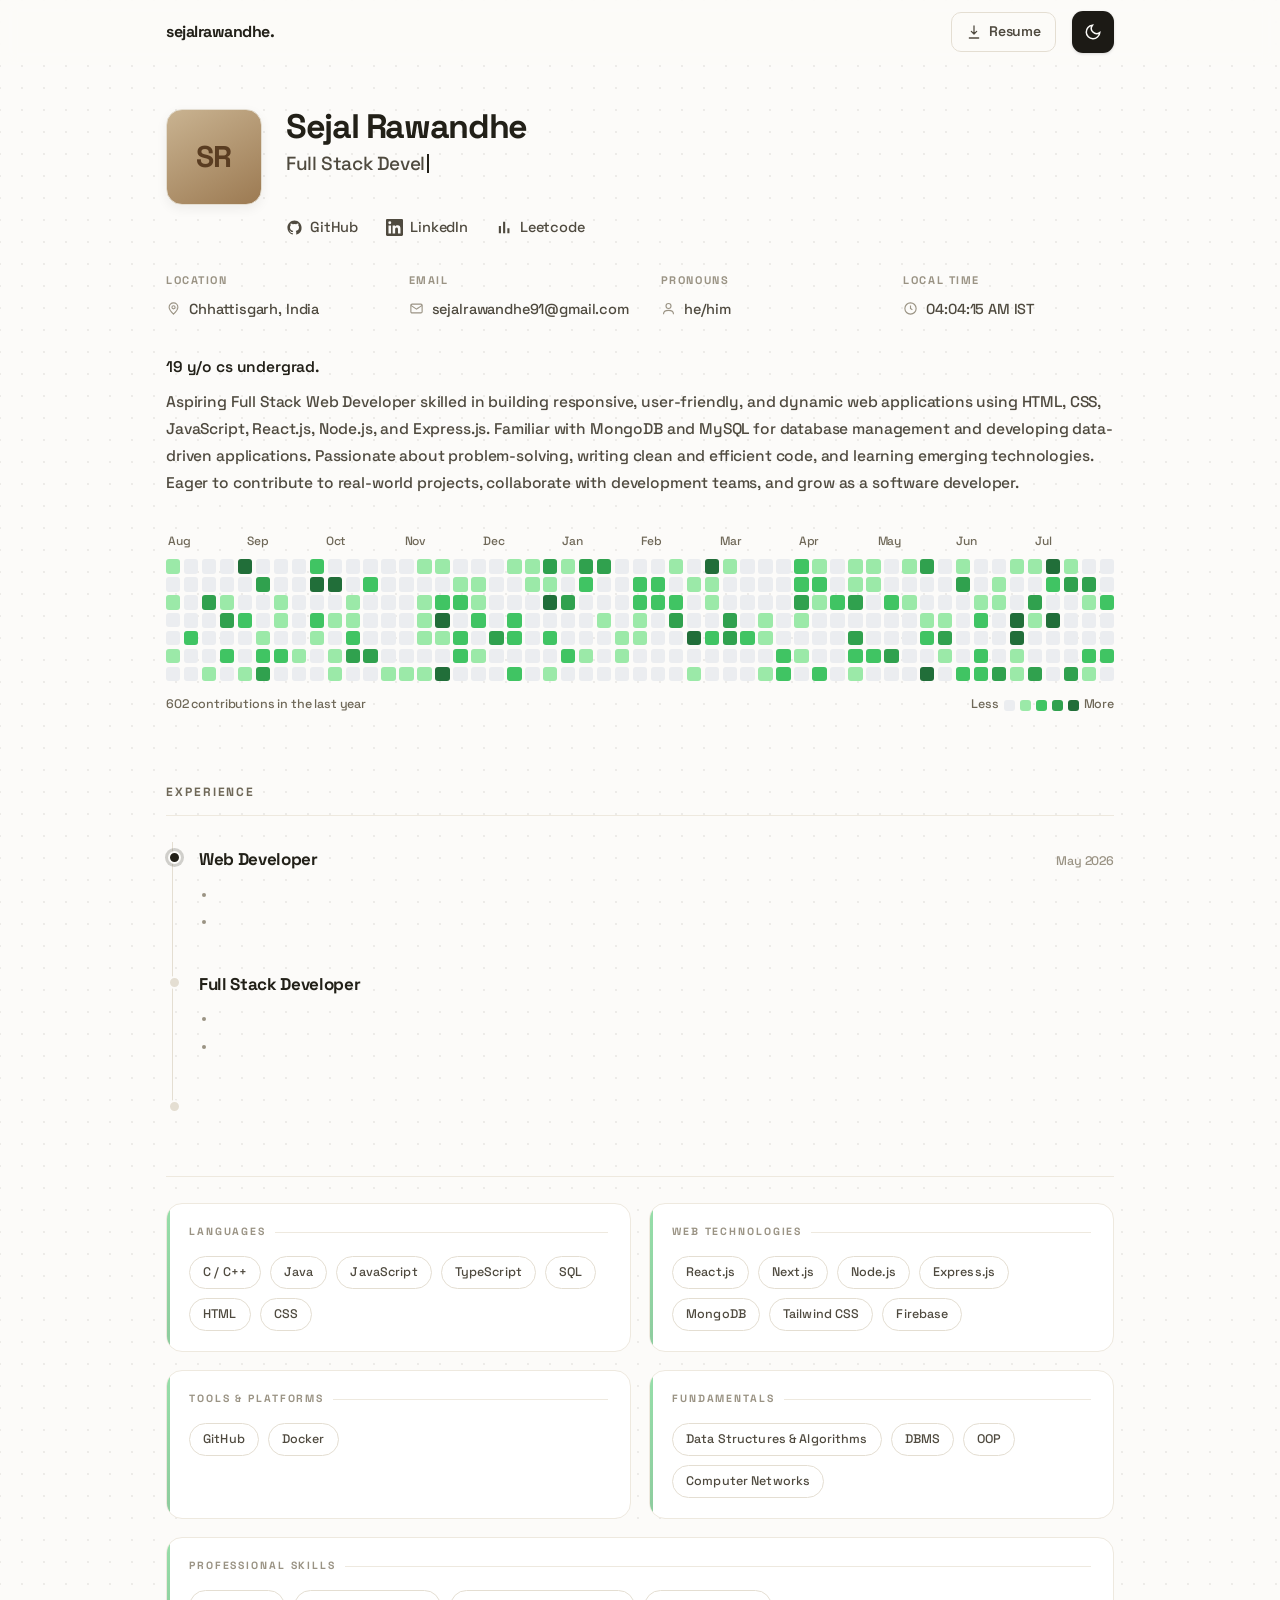
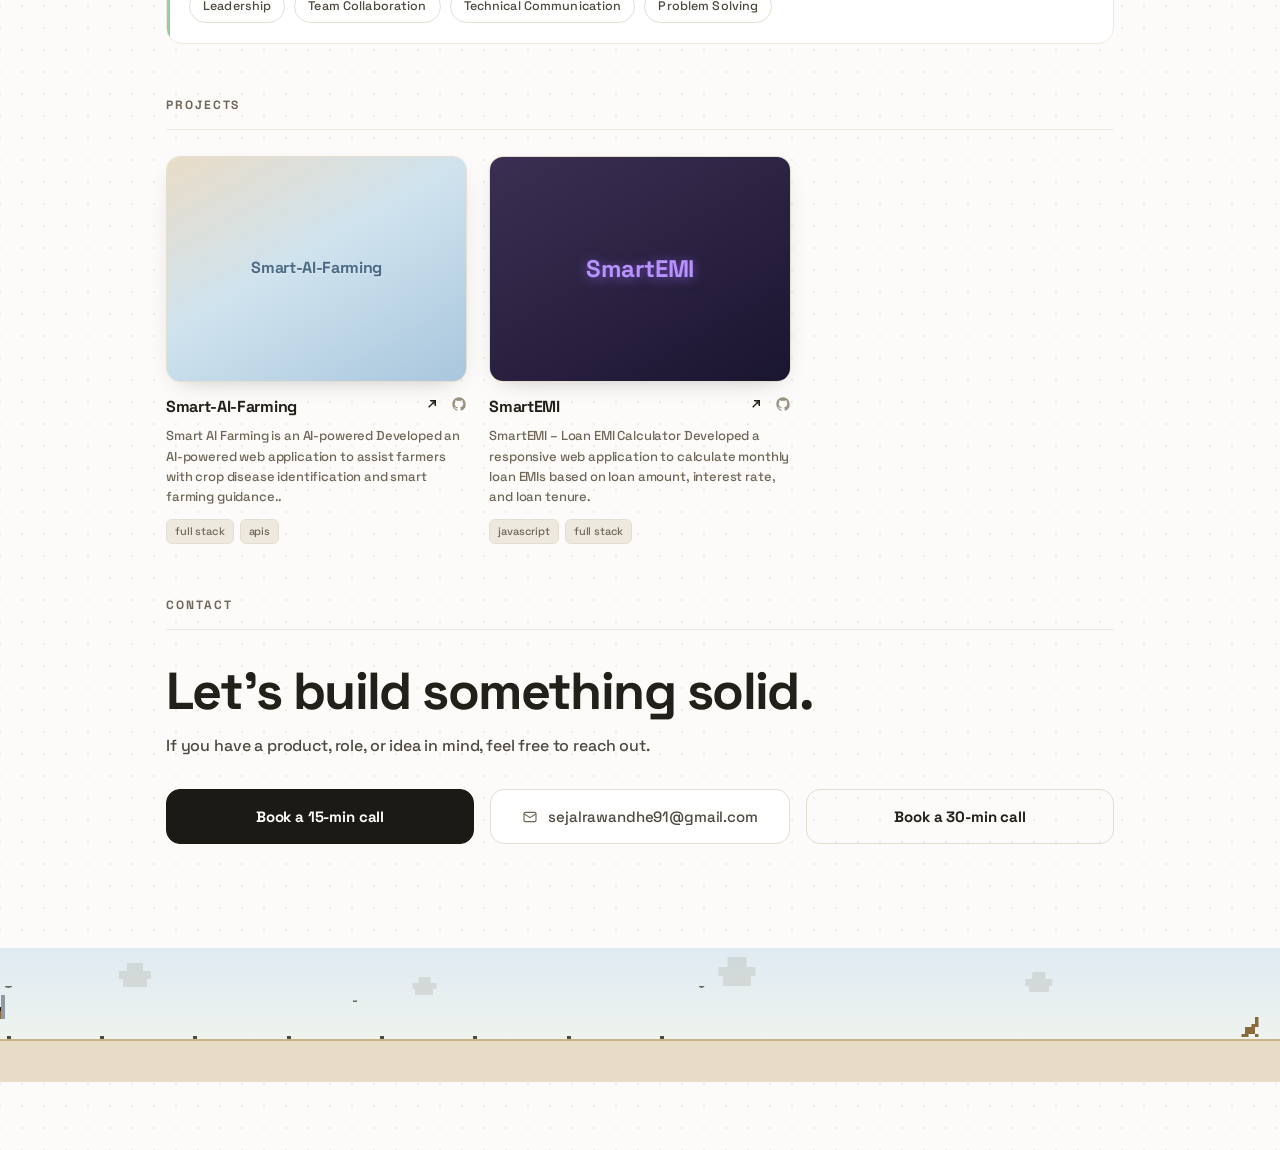
<file: developer-portfolio/index.html>
<!DOCTYPE html>
<html lang="en">

<head>
  <meta charset="UTF-8">
  <meta name="viewport" content="width=device-width, initial-scale=1.0">
  <meta name="theme-color" content="#fcfbf9">

  <!-- SEO & Social Meta Tags -->
  <title>Sejal Rawandhe — Full-Stack Web-Developer</title>
  <meta name="description" content="Portfolio of Full-Stack Developer building modern, high-performance web applications and AI tools.">
  <meta name="keywords" content="Full-Stack Developer, React, Next.js, Node.js, TypeScript, Portfolio, Web Developer">

  <!-- Open Graph -->
  <meta property="og:type" content="website">
  <meta property="og:title" content="Sejal Rawandhe — Full-Stack Web-Developer">
  <meta property="og:description" content="Full-stack developer building AI-powered web apps and robust systems.">

  <!-- Google Fonts: Space Grotesk -->
  <link rel="preconnect" href="https://fonts.googleapis.com">
  <link rel="preconnect" href="https://fonts.gstatic.com" crossorigin>
  <link href="https://fonts.googleapis.com/css2?family=Space+Grotesk:wght@400;500;600;700;800&display=swap" rel="stylesheet">

  <link rel="stylesheet" href="style.css">
</head>

<body>

  <!-- ================= NAVIGATION ================= -->
  <nav>
    <div class="wrap">
      <div class="nleft">
        <a href="#top" class="logo" id="brandLogo">Sejal Rawandhe</a>
      </div>
      <div class="nright">
        <a href="resume.html" class="resume-btn" id="resumeLink" download aria-label="Download resume">
          <svg viewBox="0 0 24 24">
            <path d="M12 3v12m0 0l-4-4m4 4l4-4M5 21h14" />
          </svg>
          Resume
        </a>
        <button class="tbtn" id="themeToggle" aria-label="Toggle light/dark theme">
          <!-- Moon Icon for Light Mode -->
          <svg class="moon" viewBox="0 0 24 24">
            <path d="M21 12.79A9 9 0 1 1 11.21 3 7 7 0 0 0 21 12.79z" />
          </svg>
          <!-- Sun Icon for Dark Mode -->
          <svg class="sun" viewBox="0 0 24 24">
            <circle cx="12" cy="12" r="4.5" />
            <path d="M12 2v2M12 20v2M4.9 4.9l1.4 1.4M17.7 17.7l1.4 1.4M2 12h2M20 12h2M4.9 19.1l1.4-1.4M17.7 6.3l1.4-1.4" />
          </svg>
        </button>
      </div>
    </div>
  </nav>

  <!-- ================= HERO / HEADER ================= -->
  <header id="top">
    <div class="wrap">
      <div class="hid rv">
        <div class="avatar" id="userAvatar">SR</div>
        <div class="hname">
          <h1 id="userName">Sejal Rawandhe</h1>
          <div class="hrole">
            <span id="roleText"></span><span class="caret"></span>
          </div>

          <!-- Social Links -->
          <div class="socials rv" id="socialLinks">
            <a href="https://github.com/sejalrawandhe91-lgtm" class="soc" target="_blank" rel="noopener">
              <svg viewBox="0 0 24 24">
                <path d="M12 2C6.48 2 2 6.58 2 12.25c0 4.53 2.87 8.37 6.84 9.73.5.1.68-.22.68-.49 0-.24-.01-.87-.01-1.71-2.78.62-3.37-1.37-3.37-1.37-.45-1.18-1.11-1.49-1.11-1.49-.91-.64.07-.62.07-.62 1 .07 1.53 1.06 1.53 1.06.89 1.56 2.34 1.11 2.91.85.09-.66.35-1.11.63-1.37-2.22-.26-4.55-1.14-4.55-5.06 0-1.12.39-2.03 1.03-2.75-.1-.26-.45-1.3.1-2.71 0 0 .84-.28 2.75 1.05a9.36 9.36 0 0 1 5 0c1.91-1.33 2.75-1.05 2.75-1.05.55 1.41.2 2.45.1 2.71.64.72 1.03 1.63 1.03 2.75 0 3.93-2.34 4.79-4.57 5.05.36.32.68.94.68 1.9 0 1.37-.01 2.47-.01 2.81 0 .27.18.6.69.49A10.01 10.01 0 0 0 22 12.25C22 6.58 17.52 2 12 2z" />
              </svg>GitHub
            </a>






            <a href="www.linkedin.com/in/sejal-rawandhe-731921328" class="soc" target="_blank" rel="noopener">
              <svg viewBox="0 0 24 24">
                <path d="M20.45 20.45h-3.56v-5.57c0-1.33-.02-3.04-1.85-3.04-1.85 0-2.13 1.45-2.13 2.94v5.67H9.35V9h3.41v1.56h.05c.48-.9 1.63-1.85 3.36-1.85 3.6 0 4.27 2.37 4.27 5.45v6.29zM5.34 7.43a2.07 2.07 0 1 1 0-4.14 2.07 2.07 0 0 1 0 4.14zM7.12 20.45H3.55V9h3.57v11.45zM22.22 0H1.77C.79 0 0 .77 0 1.72v20.56C0 23.23.79 24 1.77 24h20.45c.98 0 1.78-.77 1.78-1.72V1.72C24 .77 23.2 0 22.22 0z" />
              </svg>LinkedIn
            </a>





            <a href="https://leetcode.com/u/Sejal_rawandhe/" class="soc" target="_blank" rel="noopener">
              <svg viewBox="0 0 24 24">
                <path d="M4 20V10h3v10H4zm6 0V4h3v16h-3zm6 0v-7h3v7h-3z" />
              </svg>Leetcode
            </a>
          </div>
        </div>
      </div>

      <!-- Quick Info Grid (Location, Email, Pronouns, Local Time) -->
      <div class="infogrid rv">
        <div class="info">
          <div class="lbl">LOCATION</div>
          <div class="val">
            <svg viewBox="0 0 24 24">
              <path d="M12 21s-7-6.5-7-11a7 7 0 0 1 14 0c0 4.5-7 11-7 11z" />
              <circle cx="12" cy="10" r="2.5" />
            </svg>
            <span id="infoLocation">Chhattisgarh, India</span>
          </div>
        </div>

        <div class="info">
          <div class="lbl">EMAIL</div>
          <div class="val">
            <svg viewBox="0 0 24 24">
              <rect x="3" y="5" width="18" height="14" rx="2" />
              <path d="M3 7l9 6 9-6" />
            </svg>
            <span id="infoEmail">sejalrawandhe91@gmail.com</span>
          </div>
        </div>

        <div class="info">
          <div class="lbl">PRONOUNS</div>
          <div class="val">
            <svg viewBox="0 0 24 24">
              <circle cx="12" cy="8" r="4" />
              <path d="M4 21c0-4 4-6 8-6s8 2 8 6" />
            </svg>
            <span id="infoPronouns">she/her</span>
          </div>
        </div>

        <div class="info">
          <div class="lbl">LOCAL TIME</div>
          <div class="val">
            <svg viewBox="0 0 24 24">
              <circle cx="12" cy="12" r="9" />
              <path d="M12 7v5l3 2" />
            </svg>
            <span id="localTime">--:--:-- PM IST</span>
          </div>
        </div>
      </div>

      <!-- Bio Paragraph -->
      <div class="bio rv" id="userBio">
        <div class="l1" id="bioHeadline">19 y/o cs undergrad.</div>
        <p id="bioDescription">
          

        Aspiring Full Stack Web Developer skilled in building responsive, user-friendly, and dynamic web applications using HTML, CSS, JavaScript, React.js, Node.js, and Express.js. Familiar with MongoDB and MySQL for database management and developing data-driven applications. Passionate about problem-solving, writing clean and efficient code, and learning emerging technologies. Eager to contribute to real-world projects, collaborate with development teams, and grow as a software developer.
        </p>
      </div>

      <!-- GitHub Contribution Heatmap -->
      <div class="heat rv">
        <div class="months">
          <span>Aug</span><span>Sep</span><span>Oct</span><span>Nov</span><span>Dec</span><span>Jan</span>
          <span>Feb</span><span>Mar</span><span>Apr</span><span>May</span><span>Jun</span><span>Jul</span>
        </div>
        <div class="grid" id="heatGrid"></div>
        <div class="foot">
          <span id="contribCount">Loading contributions…</span>
          <span class="legend">
            Less
            <span class="cell" style="background:var(--hm-0)"></span>
            <span class="cell" style="background:var(--hm-1)"></span>
            <span class="cell" style="background:var(--hm-2)"></span>
            <span class="cell" style="background:var(--hm-3)"></span>
            <span class="cell" style="background:var(--hm-4)"></span>
            More
          </span>
        </div>
      </div>
    </div>
  </header>

  <!-- ================= EXPERIENCE ================= -->
  <section id="experience">
    <div class="wrap">
      <div class="sechead rv">
        <span class="sectitle">EXPERIENCE</span>
      </div>
      <div class="xplist">

        <div class="xp now rv">
          <div class="xphead">
            <h4>Web Developer</h4>
            <span class="date">May 2026</span>
          </div>
          <div class="co"></div>
          <ul>
            <li></li>
            <li></li>
          </ul>
        </div>

        <div class="xp rv">
          <div class="xphead">
            <h4>Full Stack Developer</h4>
            <span class="date"></span>
          </div>
          <div class="co"></div>
          <ul>
            <li></li>
            <li></li>
            
          </ul>
        </div>

        <div class="xp rv">
          <div class="xphead">
            <h4></h4>
            <span class="date"></span>
          </div>
          <div class="co"> 
          <ul>
            
          </ul>
        </div>

      </div>
    </div>
  </section>

  <!-- ================= TECH STACK ================= -->
  <section id="techstack">
    <div class="wrap">
      <div class="sechead rv">
        <span class="sectitle"></span>
      </div>
      <div class="stack">

        <div class="stackrow rv">
          <div class="slbl">LANGUAGES</div>
          <div class="pills">
            <span class="pill">C / C++</span>
            <span class="pill">Java</span>
            <span class="pill">JavaScript</span>
            <span class="pill">TypeScript</span>
            <span class="pill">SQL</span>
            <span class="pill">HTML</span>
            <span class="pill">CSS</span>
          </div>
        </div>

        <div class="stackrow rv">
          <div class="slbl">WEB TECHNOLOGIES</div>
          <div class="pills">
            <span class="pill">React.js</span>
            <span class="pill">Next.js</span>
            <span class="pill">Node.js</span>
            <span class="pill">Express.js</span>
            <span class="pill">MongoDB</span>
            <span class="pill">Tailwind CSS</span>
            <span class="pill">Firebase</span>
           
          </div>
        </div>

        <div class="stackrow rv">
          <div class="slbl">TOOLS &amp; PLATFORMS</div>
          <div class="pills">
            <span class="pill">GitHub</span>
            <span class="pill">Docker</span>
          </div>
        </div>

        <div class="stackrow rv">
          <div class="slbl">FUNDAMENTALS</div>
          <div class="pills">
            <span class="pill">Data Structures &amp; Algorithms</span>
            <span class="pill">DBMS</span>
            <span class="pill">OOP</span>
            <span class="pill">Computer Networks</span>
          </div>
        </div>

        <div class="stackrow rv">
          <div class="slbl">PROFESSIONAL SKILLS</div>
          <div class="pills">
            <span class="pill">Leadership</span>
            <span class="pill">Team Collaboration</span>
            <span class="pill">Technical Communication</span>
            <span class="pill">Problem Solving</span>
          </div>
        </div>

      </div>
    </div>
  </section>

  <!-- ================= PROJECTS ================= -->
  <section id="projects">
    <div class="wrap">
      <div class="sechead rv">
        <span class="sectitle">PROJECTS</span>
      </div>
      <div class="pgrid">

        <!-- Project 1 -->
        <div class="pcard p1 rv">
          <div class="pmock">
            <div class="grad"></div>
            <div class="glyph">Smart-AI-Farming</div>
            <div class="ph"></div>
          </div>
          <div class="pbot">
            <h3>Smart-AI-Farming</h3>
            <div class="plinks">
              <a href="https://smart-ai-farming-five.vercel.app/" aria-label="Live Demo" target="_blank" rel="noopener">
                <svg viewBox="0 0 24 24" fill="none" stroke="currentColor" stroke-width="2">
                  <path d="M7 17L17 7M9 7h8v8" />
                </svg>
              </a>
              <a href="https://github.com/sejalrawandhe91-lgtm/Smart-AI-Farming.git" aria-label="GitHub Repo" target="_blank" rel="noopener">
                <svg viewBox="0 0 24 24">
                  <path d="M12 2C6.48 2 2 6.58 2 12.25c0 4.53 2.87 8.37 6.84 9.73.5.1.68-.22.68-.49 0-.24-.01-.87-.01-1.71-2.78.62-3.37-1.37-3.37-1.37-.45-1.18-1.11-1.49-1.11-1.49-.91-.64.07-.62.07-.62 1 .07 1.53 1.06 1.53 1.06.89 1.56 2.34 1.11 2.91.85.09-.66.35-1.11.63-1.37-2.22-.26-4.55-1.14-4.55-5.06 0-1.12.39-2.03 1.03-2.75-.1-.26-.45-1.3.1-2.71 0 0 .84-.28 2.75 1.05a9.36 9.36 0 0 1 5 0c1.91-1.33 2.75-1.05 2.75-1.05.55 1.41.2 2.45.1 2.71.64.72 1.03 1.63 1.03 2.75 0 3.93-2.34 4.79-4.57 5.05.36.32.68.94.68 1.9 0 1.37-.01 2.47-.01 2.81 0 .27.18.6.69.49A10.01 10.01 0 0 0 22 12.25C22 6.58 17.52 2 12 2z" />
                </svg>
              </a>
            </div>
          </div>
          <p>Smart AI Farming is an AI-powered Developed an AI-powered web application to assist farmers with crop disease identification and smart farming guidance..</p>
          <div class="tags">
            <span class="tag">full stack</span>
            <span class="tag">apis</span>
          </div>
        </div>

        <!-- Project 2 -->
        <div class="pcard p2 rv">
          <div class="pmock">
            <div class="grad"></div>
            <div class="glyph">SmartEMI</div>
            <div class="ph"></div>
          </div>
          <div class="pbot">
            <h3>SmartEMI</h3>
            <div class="plinks">
              <a href="https://emicalculator-sigma.vercel.app/" aria-label="Live Demo" target="_blank" rel="noopener">
                <svg viewBox="0 0 24 24" fill="none" stroke="currentColor" stroke-width="2">
                  <path d="M7 17L17 7M9 7h8v8" />
                </svg>
              </a>
              <a href="https://github.com/sejalrawandhe91-lgtm/EMI-calculater-.git" aria-label="GitHub Repo" target="_blank" rel="noopener">
                <svg viewBox="0 0 24 24">
                  <path d="M12 2C6.48 2 2 6.58 2 12.25c0 4.53 2.87 8.37 6.84 9.73.5.1.68-.22.68-.49 0-.24-.01-.87-.01-1.71-2.78.62-3.37-1.37-3.37-1.37-.45-1.18-1.11-1.49-1.11-1.49-.91-.64.07-.62.07-.62 1 .07 1.53 1.06 1.53 1.06.89 1.56 2.34 1.11 2.91.85.09-.66.35-1.11.63-1.37-2.22-.26-4.55-1.14-4.55-5.06 0-1.12.39-2.03 1.03-2.75-.1-.26-.45-1.3.1-2.71 0 0 .84-.28 2.75 1.05a9.36 9.36 0 0 1 5 0c1.91-1.33 2.75-1.05 2.75-1.05.55 1.41.2 2.45.1 2.71.64.72 1.03 1.63 1.03 2.75 0 3.93-2.34 4.79-4.57 5.05.36.32.68.94.68 1.9 0 1.37-.01 2.47-.01 2.81 0 .27.18.6.69.49A10.01 10.01 0 0 0 22 12.25C22 6.58 17.52 2 12 2z" />
                </svg>
              </a>
            </div>
          </div>
          <p>SmartEMI – Loan EMI Calculator Developed a responsive web application to calculate monthly loan EMIs based on loan amount, interest rate, and loan tenure.</p>
          <div class="tags">
            <span class="tag">javascript</span>
            <span class="tag">full stack</span>
            
          </div>
        </div>

        
        </div>

      </div>
    </div>
  </section>

  <!-- ================= CONTACT / LET'S CONNECT ================= -->
  <section id="connect">
    <div class="wrap">
      <div class="sechead rv">
        <span class="sectitle">CONTACT</span>
      </div>
      <div class="connect rv">
        <h2 class="chead">Let's build something solid.</h2>
        <p class="ctag">If you have a product, role, or idea in mind, feel free to reach out.</p>
        <div class="cbtns">
          <a class="cbtn primary" id="book15" target="_blank" rel="noopener">Book a 15-min call</a>
          <a class="cmail" id="emailChip" title="Click to copy email">
            <svg viewBox="0 0 24 24">
              <rect x="3" y="5" width="18" height="14" rx="2" />
              <path d="M3 7l9 6 9-6" />
            </svg>
            <span id="emailText">sejalrawandhe91@gmail.com</span>
            <span id="copyToast" class="copy-toast">Copied!</span>
          </a>
          <a class="cbtn ghost" id="book30" target="_blank" rel="noopener">Book a 30-min call</a>
        </div>
      </div>
    </div>
  </section>

  <!-- ================= SIGNATURE PIXEL RUNNER CANVAS ================= -->
  <div class="runner-fw" aria-hidden="true">
    <canvas id="runnerCanvas" width="1920" height="200"></canvas>
  </div>

  <!-- ================= FOOTER ================= -->
  <footer class="visitor-foot">
   
  </footer>

  <script src="script.js"></script>
</body>

</html>
</file>
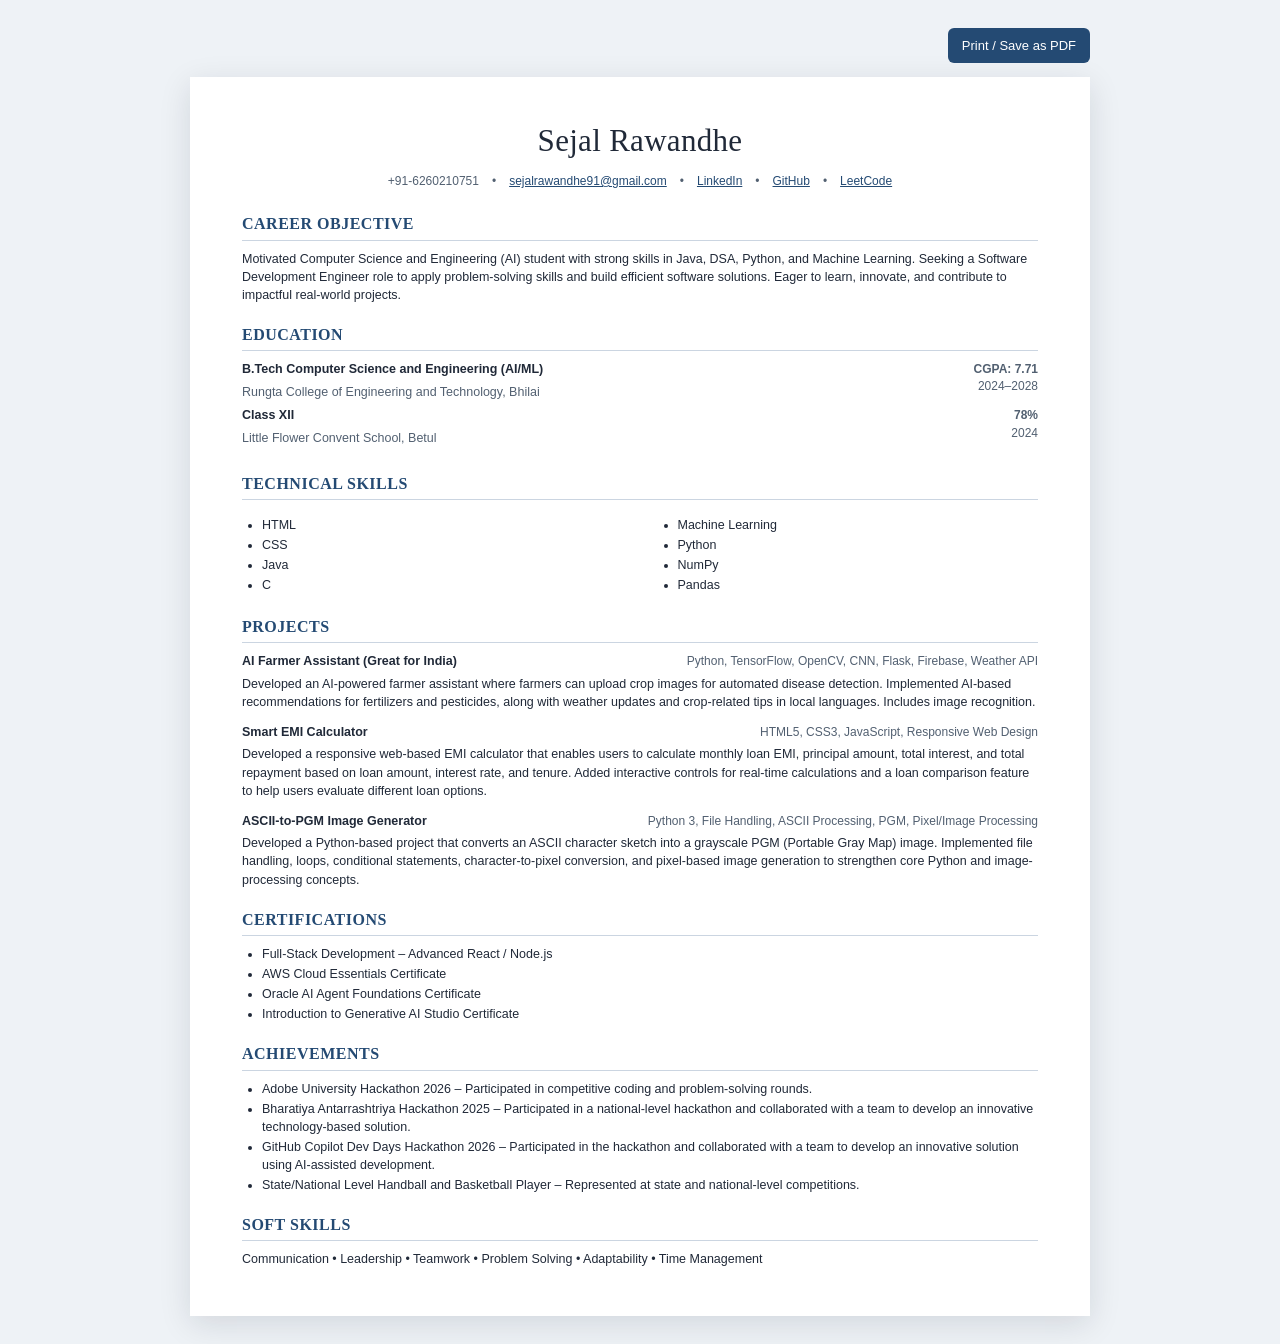
<file: developer-portfolio/resume.html>
<!DOCTYPE html>
<html lang="en">
<head>
  <meta charset="UTF-8">
  <meta name="viewport" content="width=device-width, initial-scale=1.0">
  <title>Sejal Rawandhe | Resume</title>
  <style>
    :root {
      --ink: #202938;
      --muted: #526071;
      --line: #cbd5e1;
      --accent: #244a73;
      --paper: #ffffff;
      --background: #eef2f6;
    }

    * { box-sizing: border-box; }

    body {
      margin: 0;
      padding: 28px 14px;
      background: var(--background);
      color: var(--ink);
      font-family: Arial, Helvetica, sans-serif;
      line-height: 1.45;
    }

    .resume {
      width: min(900px, 100%);
      margin: 0 auto;
      padding: 42px 52px;
      background: var(--paper);
      box-shadow: 0 8px 30px rgba(15, 23, 42, 0.12);
    }

    header { text-align: center; margin-bottom: 22px; }
    h1 {
      margin: 0 0 9px;
      font-family: Georgia, "Times New Roman", serif;
      font-size: 31px;
      font-weight: 500;
      letter-spacing: 0.3px;
    }

    .contact {
      display: flex;
      justify-content: center;
      flex-wrap: wrap;
      gap: 5px 13px;
      color: var(--muted);
      font-size: 12px;
    }

    a { color: var(--accent); text-decoration: underline; overflow-wrap: anywhere; }

    section { margin-top: 19px; }
    h2 {
      margin: 0 0 9px;
      padding-bottom: 4px;
      border-bottom: 1px solid var(--line);
      color: var(--accent);
      font-family: Georgia, "Times New Roman", serif;
      font-size: 16px;
      font-weight: 600;
      letter-spacing: 0.5px;
      text-transform: uppercase;
    }

    p { margin: 5px 0; font-size: 12.5px; }
    .education-row, .project-heading {
      display: flex;
      justify-content: space-between;
      align-items: baseline;
      gap: 12px;
    }
    .right { text-align: right; white-space: nowrap; color: var(--muted); font-size: 12px; }
    .item-title { font-weight: 700; font-size: 12.5px; }
    .subtle { color: var(--muted); }
    ul { margin: 5px 0 0; padding-left: 20px; font-size: 12.5px; }
    li { margin: 2px 0; }
    .skills {
      display: grid;
      grid-template-columns: repeat(2, minmax(0, 1fr));
      gap: 3px 35px;
    }
    .project { margin-bottom: 12px; }
    .project p { margin-top: 4px; }
    .tagline { color: var(--muted); font-size: 11.5px; }

    .actions {
      width: min(900px, 100%);
      margin: 0 auto 14px;
      display: flex;
      justify-content: flex-end;
      gap: 10px;
    }
    .actions button {
      border: 0;
      border-radius: 6px;
      padding: 10px 14px;
      background: var(--accent);
      color: white;
      font-size: 13px;
      cursor: pointer;
    }
    .actions button:hover { opacity: 0.9; }

    @media (max-width: 600px) {
      body { padding: 10px 6px; }
      .resume { padding: 26px 20px; }
      h1 { font-size: 27px; }
      .education-row, .project-heading { display: block; }
      .right { text-align: left; white-space: normal; }
      .skills { grid-template-columns: 1fr; }
    }

    @media print {
      @page { size: A4; margin: 12mm; }
      body { padding: 0; background: white; }
      .resume { width: 100%; padding: 0; box-shadow: none; }
      .actions { display: none; }
      section, .project { break-inside: avoid; }
      a { color: inherit; text-decoration: none; }
    }
  </style>
</head>
<body>
  <div class="actions">
    <button type="button" onclick="window.print()">Print / Save as PDF</button>
  </div>

  <main class="resume">
    <header>
      <h1>Sejal Rawandhe</h1>
      <div class="contact">
        <span>+91-6260210751</span>
        <span>•</span>
        <a href="mailto:sejalrawandhe91@gmail.com">sejalrawandhe91@gmail.com</a>
        <span>•</span>
        <a href="#" aria-label="LinkedIn profile">LinkedIn</a>
        <span>•</span>
        <a href="#" aria-label="GitHub profile">GitHub</a>
        <span>•</span>
        <a href="#" aria-label="LeetCode profile">LeetCode</a>
      </div>
    </header>

    <section>
      <h2>Career Objective</h2>
      <p>Motivated Computer Science and Engineering (AI) student with strong skills in Java, DSA, Python, and Machine Learning. Seeking a Software Development Engineer role to apply problem-solving skills and build efficient software solutions. Eager to learn, innovate, and contribute to impactful real-world projects.</p>
    </section>

    <section>
      <h2>Education</h2>
      <div class="education-row">
        <div>
          <div class="item-title">B.Tech Computer Science and Engineering (AI/ML)</div>
          <p class="subtle">Rungta College of Engineering and Technology, Bhilai</p>
        </div>
        <div class="right"><strong>CGPA: 7.71</strong><br>2024–2028</div>
      </div>
      <div class="education-row">
        <div>
          <div class="item-title">Class XII</div>
          <p class="subtle">Little Flower Convent School, Betul</p>
        </div>
        <div class="right"><strong>78%</strong><br>2024</div>
      </div>
    </section>

    <section>
      <h2>Technical Skills</h2>
      <div class="skills">
        <ul>
          <li>HTML</li>
          <li>CSS</li>
          <li>Java</li>
          <li>C</li>
        </ul>
        <ul>
          <li>Machine Learning</li>
          <li>Python</li>
          <li>NumPy</li>
          <li>Pandas</li>
        </ul>
      </div>
    </section>

    <section>
      <h2>Projects</h2>
      <article class="project">
        <div class="project-heading">
          <div class="item-title">AI Farmer Assistant (Great for India)</div>
          <div class="right">Python, TensorFlow, OpenCV, CNN, Flask, Firebase, Weather API</div>
        </div>
        <p>Developed an AI-powered farmer assistant where farmers can upload crop images for automated disease detection. Implemented AI-based recommendations for fertilizers and pesticides, along with weather updates and crop-related tips in local languages. Includes image recognition.</p>
      </article>

      <article class="project">
        <div class="project-heading">
          <div class="item-title">Smart EMI Calculator</div>
          <div class="right">HTML5, CSS3, JavaScript, Responsive Web Design</div>
        </div>
        <p>Developed a responsive web-based EMI calculator that enables users to calculate monthly loan EMI, principal amount, total interest, and total repayment based on loan amount, interest rate, and tenure. Added interactive controls for real-time calculations and a loan comparison feature to help users evaluate different loan options.</p>
      </article>

      <article class="project">
        <div class="project-heading">
          <div class="item-title">ASCII-to-PGM Image Generator</div>
          <div class="right">Python 3, File Handling, ASCII Processing, PGM, Pixel/Image Processing</div>
        </div>
        <p>Developed a Python-based project that converts an ASCII character sketch into a grayscale PGM (Portable Gray Map) image. Implemented file handling, loops, conditional statements, character-to-pixel conversion, and pixel-based image generation to strengthen core Python and image-processing concepts.</p>
      </article>
    </section>

    <section>
      <h2>Certifications</h2>
      <ul>
        <li>Full-Stack Development – Advanced React / Node.js</li>
        <li>AWS Cloud Essentials Certificate</li>
        <li>Oracle AI Agent Foundations Certificate</li>
        <li>Introduction to Generative AI Studio Certificate</li>
      </ul>
    </section>

    <section>
      <h2>Achievements</h2>
      <ul>
        <li>Adobe University Hackathon 2026 – Participated in competitive coding and problem-solving rounds.</li>
        <li>Bharatiya Antarrashtriya Hackathon 2025 – Participated in a national-level hackathon and collaborated with a team to develop an innovative technology-based solution.</li>
        <li>GitHub Copilot Dev Days Hackathon 2026 – Participated in the hackathon and collaborated with a team to develop an innovative solution using AI-assisted development.</li>
        <li>State/National Level Handball and Basketball Player – Represented at state and national-level competitions.</li>
      </ul>
    </section>

    <section>
      <h2>Soft Skills</h2>
      <p>Communication • Leadership • Teamwork • Problem Solving • Adaptability • Time Management</p>
    </section>
  </main>
</body>
</html>
</file>
<file: developer-portfolio/style.css>
/* ========================================================
   MINIMALIST DEVELOPER PORTFOLIO STYLESHEET
   Inspired by Aditya Sinha's Portfolio (Space Grotesk + Dot Grid)
   ======================================================== */

:root {
  --bg: #fcfbf9;
  --dot: rgba(60, 54, 44, .08);
  --card: #ffffff;
  --ink: #222018;
  --ink-soft: #4f4a3f;
  --ink-mute: #6f6858;
  --ink-faint: #9a9384;
  --line: #e4ded2;
  --line-soft: #eee9df;
  --btn: #1c1a15;
  --btn-ink: #fcfbf9;
  --dark-sq: #1c1a15;
  --accent: #111;
  --hm-0: #ebedf0;
  --hm-1: #9be9a8;
  --hm-2: #40c463;
  --hm-3: #30a14e;
  --hm-4: #216e39;
  --mono: 'Space Grotesk', -apple-system, BlinkMacSystemFont, 'Segoe UI', Roboto, sans-serif;
}

html[data-theme="dark"] {
  --bg: #14130f;
  --dot: rgba(230, 222, 205, .10);
  --card: #1a1813;
  --ink: #ece5d5;
  --ink-soft: #b4ac9a;
  --ink-mute: #948c7a;
  --ink-faint: #6f6858;
  --line: #2d2a22;
  --line-soft: #252219;
  --btn: #ece5d5;
  --btn-ink: #14130f;
  --dark-sq: #ece5d5;
  --hm-0: #161b22;
  --hm-1: #0e4429;
  --hm-2: #006d32;
  --hm-3: #26a641;
  --hm-4: #39d353;
}

/* Base reset */
* {
  box-sizing: border-box;
  margin: 0;
  padding: 0;
}

html {
  scroll-behavior: smooth;
  overflow-x: hidden;
  max-width: 100%;
}

body {
  font-family: var(--mono);
  background-color: var(--bg);
  color: var(--ink);
  font-size: 15px;
  font-weight: 500;
  line-height: 1.55;
  letter-spacing: -.01em;
  -webkit-font-smoothing: antialiased;
  position: relative;
  min-height: 100vh;
  overflow-x: hidden;
  max-width: 100%;
  background-image: radial-gradient(var(--dot) 1.1px, transparent 1.1px);
  background-size: 22px 22px;
  background-position: -11px -11px;
  transition: background-color .35s, color .3s;
}

::selection {
  background: #d8c39d;
  color: #222018;
}

html[data-theme="dark"] ::selection {
  background: #4a4330;
  color: #ece5d5;
}

a {
  color: inherit;
  text-decoration: none;
}

.wrap {
  max-width: 1000px;
  margin: 0 auto;
  padding: 0 26px;
}

/* ================= NAVIGATION ================= */
nav {
  position: sticky;
  top: 0;
  z-index: 60;
  background: color-mix(in srgb, var(--bg) 86%, transparent);
  backdrop-filter: blur(8px);
  -webkit-backdrop-filter: blur(8px);
  border-bottom: 1px solid transparent;
  transition: background-color .35s, border-color .3s;
}

nav .wrap {
  display: flex;
  align-items: center;
  justify-content: space-between;
  height: 64px;
}

.nleft {
  display: flex;
  align-items: center;
  gap: 28px;
}

.nright {
  display: flex;
  align-items: center;
  gap: 16px;
}

.logo {
  font-size: 16px;
  font-weight: 700;
  letter-spacing: -.03em;
  transition: opacity .15s;
}

.logo:hover {
  opacity: .75;
}

.resume-btn {
  display: inline-flex;
  align-items: center;
  gap: 7px;
  font-size: 14px;
  font-weight: 600;
  color: var(--ink-soft);
  padding: 8px 14px;
  border: 1px solid var(--line);
  border-radius: 10px;
  transition: color .2s, border-color .2s, transform .15s, background-color .2s;
}

.resume-btn:hover {
  color: var(--ink);
  border-color: var(--ink-faint);
  transform: translateY(-1px);
  background: color-mix(in srgb, var(--ink) 4%, transparent);
}

.resume-btn svg {
  width: 16px;
  height: 16px;
  stroke: currentColor;
  fill: none;
  stroke-width: 1.9;
  stroke-linecap: round;
  stroke-linejoin: round;
}

.tbtn {
  width: 42px;
  height: 42px;
  border-radius: 11px;
  background: var(--dark-sq);
  display: flex;
  align-items: center;
  justify-content: center;
  cursor: pointer;
  border: none;
  box-shadow: 0 1px 3px rgba(0, 0, 0, .15);
  transition: transform .15s, background-color .3s;
}

.tbtn:hover {
  transform: translateY(-1px);
}

.tbtn svg {
  width: 18px;
  height: 18px;
  stroke: var(--btn-ink);
  fill: none;
  stroke-width: 2;
  transition: stroke .3s;
}

html[data-theme="dark"] .tbtn svg.moon {
  display: none;
}

.tbtn svg.sun {
  display: none;
}

html[data-theme="dark"] .tbtn svg.sun {
  display: block;
}

/* ================= HEADER / HERO ================= */
header {
  padding: 44px 0 0;
}

.hid {
  display: flex;
  align-items: flex-start;
  gap: 24px;
  margin-bottom: 34px;
}

.avatar {
  width: 96px;
  height: 96px;
  border-radius: 16px;
  object-fit: cover;
  flex: none;
  border: 1px solid var(--line);
  background: linear-gradient(150deg, #c9b391, #9c7a52);
  display: flex;
  align-items: center;
  justify-content: center;
  font-size: 30px;
  font-weight: 700;
  color: #5a3d22;
  box-shadow: 0 4px 12px rgba(0, 0, 0, .06);
  user-select: none;
}

.hname {
  flex: 1;
  min-width: 0;
}

.hname h1 {
  font-size: 34px;
  font-weight: 800;
  letter-spacing: -.04em;
  line-height: 1.05;
}

.hrole {
  font-size: 19px;
  font-weight: 500;
  color: var(--ink-soft);
  margin-top: 6px;
  letter-spacing: -.02em;
  line-height: 1.35;
  min-height: 2.7em;
}

.hrole .caret {
  display: inline-block;
  width: 2px;
  height: 19px;
  background: var(--ink);
  margin-left: 2px;
  vertical-align: -3px;
  animation: blink 1.1s step-end infinite;
}

@keyframes blink {
  50% { opacity: 0; }
}

/* Social links row */
.socials {
  display: flex;
  flex-wrap: wrap;
  gap: 16px 28px;
  margin-top: 14px;
  font-size: 14.5px;
  width: 100%;
}

.soc {
  display: inline-flex;
  align-items: center;
  gap: 7px;
  color: var(--ink-soft);
  font-weight: 500;
  transition: color .2s, transform .15s;
}

.soc:hover {
  color: var(--ink);
  transform: translateY(-1px);
}

.soc svg {
  width: 17px;
  height: 17px;
  fill: currentColor;
}

/* Quick info grid */
.infogrid {
  display: grid;
  grid-template-columns: repeat(4, 1fr);
  gap: 12px 32px;
  margin-bottom: 34px;
}

.info .lbl {
  font-size: 11px;
  letter-spacing: .14em;
  color: var(--ink-faint);
  font-weight: 700;
  margin-bottom: 8px;
}

.info .val {
  display: flex;
  align-items: center;
  gap: 8px;
  font-size: 14.5px;
  color: var(--ink-soft);
  font-weight: 500;
}

.info .val svg {
  width: 15px;
  height: 15px;
  stroke: var(--ink-faint);
  fill: none;
  stroke-width: 1.8;
  flex: none;
}

/* Bio */
.bio {
  font-size: 15.5px;
  color: var(--ink-soft);
  line-height: 1.75;
  margin-bottom: 34px;
}

.bio .l1 {
  color: var(--ink);
  font-weight: 600;
  margin-bottom: 8px;
}

/* ================= CONTRIBUTION HEATMAP ================= */
.heat {
  margin-bottom: 56px;
  position: relative;
  max-width: 100%;
  overflow-x: auto;
  -webkit-overflow-scrolling: touch;
  padding-bottom: 4px;
}

.heat .months {
  display: grid;
  grid-template-columns: repeat(12, 1fr);
  font-size: 12px;
  color: var(--ink-mute);
  margin-bottom: 9px;
  padding-left: 2px;
}

.heat .grid {
  display: grid;
  grid-auto-flow: column;
  grid-template-rows: repeat(7, 1fr);
  gap: 3.5px;
}

.heat .cell {
  width: 100%;
  aspect-ratio: 1;
  border-radius: 3px;
  background: var(--hm-0);
  min-width: 10px;
  transition: transform .15s, opacity .15s;
}

.heat .cell:hover {
  transform: scale(1.2);
  outline: 1px solid var(--ink);
  z-index: 2;
}

.heat .foot {
  display: flex;
  justify-content: space-between;
  align-items: center;
  margin-top: 14px;
  font-size: 12.5px;
  color: var(--ink-mute);
}

.heat .legend {
  display: flex;
  align-items: center;
  gap: 5px;
}

.heat .legend .cell {
  width: 11px;
  aspect-ratio: 1;
  border-radius: 3px;
}

/* ================= SECTIONS SHARED ================= */
section {
  padding: 8px 0 44px;
}

.sechead {
  display: flex;
  align-items: center;
  justify-content: space-between;
  margin-bottom: 26px;
  padding-bottom: 14px;
  border-bottom: 1px solid var(--line-soft);
}

.sectitle {
  font-size: 12px;
  letter-spacing: .16em;
  color: var(--ink-mute);
  font-weight: 700;
}

/* ================= EXPERIENCE TIMELINE ================= */
.xplist {
  border-left: 1px solid var(--line);
  margin-left: 6px;
  padding-left: 0;
}

.xp {
  position: relative;
  padding: 4px 0 28px 26px;
}

.xp:last-child {
  padding-bottom: 4px;
}

.xp::before {
  content: "";
  position: absolute;
  left: -5px;
  top: 9px;
  width: 9px;
  height: 9px;
  border-radius: 50%;
  background: var(--line);
  border: 2px solid var(--bg);
  transition: background-color .3s;
}

.xp.now::before {
  background: var(--ink);
  box-shadow: 0 0 0 3px color-mix(in srgb, var(--ink) 20%, transparent);
}

.xphead {
  display: flex;
  align-items: baseline;
  justify-content: space-between;
  gap: 16px;
  flex-wrap: wrap;
}

.xphead h4 {
  font-size: 17px;
  font-weight: 700;
  letter-spacing: -.02em;
}

.xphead .date {
  font-size: 12.5px;
  color: var(--ink-faint);
  white-space: nowrap;
}

.xp .co {
  font-size: 14px;
  color: var(--ink-mute);
  margin: 3px 0 11px;
  font-weight: 500;
}

.xp ul {
  margin: 0;
  padding-left: 18px;
}

.xp li {
  font-size: 13.5px;
  color: var(--ink-soft);
  line-height: 1.6;
  margin-bottom: 6px;
}

.xp li::marker {
  color: var(--ink-faint);
}

/* ================= TECH STACK ================= */
.stack {
  display: grid;
  grid-template-columns: 1fr 1fr;
  gap: 18px;
}

.stackrow {
  position: relative;
  background: var(--card);
  border: 1px solid var(--line-soft);
  border-radius: 16px;
  padding: 20px 22px;
  overflow: hidden;
  transition: border-color .3s ease, box-shadow .3s ease, transform .3s ease;
}

.stackrow::before {
  content: "";
  position: absolute;
  left: 0;
  top: 0;
  bottom: 0;
  width: 3px;
  background: linear-gradient(var(--hm-2), var(--hm-3));
  opacity: .55;
  transition: opacity .3s ease;
}

.stackrow:hover {
  border-color: var(--line);
  box-shadow: 0 10px 30px -22px rgba(40, 34, 24, .45);
  transform: translateY(-2px);
}

.stackrow:hover::before {
  opacity: 1;
}

.stackrow .slbl {
  display: flex;
  align-items: center;
  gap: 9px;
  font-size: 10.5px;
  letter-spacing: .18em;
  color: var(--ink-faint);
  font-weight: 700;
  margin-bottom: 15px;
}

.stackrow .slbl::after {
  content: "";
  flex: 1;
  height: 1px;
  background: var(--line-soft);
}

.stackrow .pills {
  display: flex;
  flex-wrap: wrap;
  gap: 9px;
}

.pill {
  font-size: 12.5px;
  color: var(--ink-soft);
  background: transparent;
  border: 1px solid var(--line);
  padding: 6px 13px;
  border-radius: 999px;
  letter-spacing: .01em;
  transition: transform .18s ease, border-color .25s ease, color .25s ease, background-color .25s ease;
}

.pill:hover {
  transform: translateY(-2px);
  border-color: var(--ink-faint);
  color: var(--ink);
  background: color-mix(in srgb, var(--ink) 5%, transparent);
}

.stackrow:last-child {
  grid-column: 1 / -1;
}

/* ================= PROJECTS ================= */
.pgrid {
  display: grid;
  grid-template-columns: repeat(3, 1fr);
  gap: 22px;
}

.pcard {
  display: flex;
  flex-direction: column;
}

.pmock {
  border-radius: 14px;
  overflow: hidden;
  border: 1px solid var(--line);
  background: var(--card);
  aspect-ratio: 4/3;
  position: relative;
  transition: transform .3s ease, box-shadow .3s ease;
  box-shadow: 0 8px 24px -14px rgba(40, 34, 24, .35);
}

.pcard:hover .pmock {
  transform: perspective(800px) rotateX(3deg) translateY(-4px);
  box-shadow: 0 18px 40px -18px rgba(40, 34, 24, .45);
}

.pmock .grad {
  position: absolute;
  inset: 0;
}

.p1 .grad {
  background: linear-gradient(150deg, #eadcc7, #cfe3ee 45%, #a9c6dd);
}

.p2 .grad {
  background: linear-gradient(150deg, #3a2f52, #2a2140 55%, #1a1530);
}

.p3 .grad {
  background: linear-gradient(150deg, #26262b, #1a1a1f 55%, #101014);
}

.pmock .glyph {
  position: absolute;
  inset: 0;
  display: flex;
  align-items: center;
  justify-content: center;
  font-weight: 800;
  letter-spacing: -.02em;
  user-select: none;
}

.p1 .glyph {
  color: #4a6a86;
  font-size: 16px;
  text-shadow: 0 1px 2px rgba(255, 255, 255, .4);
}

.p2 .glyph {
  color: #b892ff;
  font-size: 24px;
  text-shadow: 0 2px 12px rgba(160, 110, 255, .6);
}

.p3 .glyph {
  color: #8fa6c9;
  font-size: 15px;
}

.pcard .pbot {
  display: flex;
  align-items: center;
  justify-content: space-between;
  margin-top: 13px;
}

.pcard h3 {
  font-size: 16px;
  font-weight: 700;
  letter-spacing: -.02em;
}

.plinks {
  display: flex;
  gap: 11px;
}

.plinks a svg {
  width: 16px;
  height: 16px;
  fill: var(--ink-faint);
  transition: fill .2s, stroke .2s;
}

.plinks a:hover svg {
  fill: var(--ink);
  stroke: var(--ink);
}

.pcard p {
  font-size: 13px;
  color: var(--ink-mute);
  line-height: 1.55;
  margin-top: 7px;
  flex: 1;
}

.tags {
  display: flex;
  flex-wrap: wrap;
  gap: 6px;
  margin-top: 12px;
}

.tag {
  font-size: 11px;
  color: var(--ink-mute);
  background: var(--line-soft);
  border: 1px solid var(--line);
  padding: 3px 8px;
  border-radius: 6px;
}

/* ================= CONTACT / LET'S CONNECT ================= */
.connect {
  text-align: left;
  padding: 8px 0 10px;
}

.connect .chead {
  font-size: clamp(28px, 5.5vw, 52px);
  font-weight: 700;
  letter-spacing: -.03em;
  line-height: 1.05;
  color: var(--ink);
  margin-bottom: 16px;
}

.connect .ctag {
  font-size: 16px;
  color: var(--ink-soft);
  margin-bottom: 30px;
}

.connect .cbtns {
  display: flex;
  flex-wrap: wrap;
  align-items: stretch;
  gap: 16px;
  justify-content: flex-start;
  margin-bottom: 26px;
}

.connect .cbtns > .cbtn,
.connect .cbtns > .cmail {
  flex: 1 1 0;
  min-width: 200px;
  justify-content: center;
}

.cbtn {
  display: inline-flex;
  align-items: center;
  justify-content: center;
  font-size: 15px;
  font-weight: 700;
  padding: 15px 28px;
  border-radius: 14px;
  cursor: pointer;
  font-family: var(--mono);
  transition: transform .15s, opacity .2s, background-color .2s;
}

.cbtn:hover {
  transform: translateY(-2px);
}

.cbtn.primary {
  background: var(--btn);
  color: var(--btn-ink);
  border: 1px solid var(--btn);
}

.cbtn.primary:hover {
  opacity: .92;
}

.cbtn.ghost {
  background: transparent;
  color: var(--ink);
  border: 1px solid var(--line);
}

.cbtn.ghost:hover {
  background: var(--card);
  border-color: var(--ink-faint);
}

.cmail {
  position: relative;
  display: inline-flex;
  align-items: center;
  gap: 10px;
  font-size: 15px;
  color: var(--ink-soft);
  font-weight: 500;
  padding: 15px 24px;
  border: 1px solid var(--line);
  border-radius: 14px;
  background: var(--card);
  cursor: pointer;
  transition: transform .15s, border-color .2s, color .2s;
}

.cmail:hover {
  transform: translateY(-1px);
  border-color: var(--ink-faint);
  color: var(--ink);
}

.cmail svg {
  width: 16px;
  height: 16px;
  stroke: var(--ink-mute);
  fill: none;
  stroke-width: 1.7;
}

.copy-toast {
  position: absolute;
  top: -28px;
  background: var(--btn);
  color: var(--btn-ink);
  font-size: 11px;
  padding: 3px 8px;
  border-radius: 6px;
  opacity: 0;
  pointer-events: none;
  transition: opacity .2s, transform .2s;
  transform: translateY(4px);
}

.copy-toast.show {
  opacity: 1;
  transform: translateY(0);
}

/* ================= SWORD RUNNER FULL-WIDTH CANVAS ================= */
.runner-fw {
  width: 100vw;
  margin-left: calc(50% - 50vw);
  margin-top: 24px;
  line-height: 0;
  overflow: hidden;
}

#runnerCanvas {
  display: block;
  width: 100%;
  height: auto;
  aspect-ratio: 1920/200;
  image-rendering: pixelated;
  background: linear-gradient(#dfeaf2 0%, #eef3ee 68%, #e7ddc7 68%, #e7ddc7 100%);
  transition: background .35s;
}

html[data-theme="dark"] #runnerCanvas {
  background: linear-gradient(#141a22 0%, #171d18 68%, #1d1a13 68%, #1d1a13 100%);
}

/* ================= VISITOR FOOTER ================= */
.visitor-foot {
  text-align: center;
  font-size: 13px;
  color: var(--ink-mute);
  padding: 24px 0 44px;
}

.visitor-foot b {
  color: var(--ink);
  font-weight: 700;
}

.visitor-foot sup {
  font-size: 9px;
}

/* ================= SCROLL REVEAL ANIMATIONS ================= */
.rv {
  opacity: 0;
  transform: translateY(14px);
  transition: opacity .5s ease, transform .5s ease;
}

.rv.in {
  opacity: 1;
  transform: none;
}

/* ================= RESPONSIVE MEDIA QUERIES ================= */
@media (max-width: 860px) {
  .pgrid {
    grid-template-columns: 1fr;
    max-width: 480px;
  }

  .infogrid {
    grid-template-columns: 1fr 1fr;
    gap: 16px 28px;
  }

  .heat .cell {
    min-width: 7px;
  }
}

@media (max-width: 640px) {
  .stack {
    grid-template-columns: 1fr;
  }

  .stackrow:last-child {
    grid-column: auto;
  }
}

@media (max-width: 540px) {
  .wrap {
    padding: 0 18px;
  }

  .hid {
    flex-direction: row;
    gap: 16px;
  }

  .avatar {
    width: 72px;
    height: 72px;
    font-size: 24px;
  }

  .hname h1 {
    font-size: 27px;
  }

  .hrole {
    font-size: 16px;
  }

  .infogrid {
    grid-template-columns: 1fr;
    gap: 14px;
  }

  .heat {
    overflow-x: auto;
    -webkit-overflow-scrolling: touch;
  }

  .heat .months,
  .heat .grid {
    min-width: 480px;
  }

  .socials {
    gap: 12px 20px;
  }

  .connect .cbtns {
    flex-direction: column;
  }

  .connect .cbtns > .cbtn,
  .connect .cbtns > .cmail {
    width: 100%;
    min-width: 0;
  }
}

@media (max-width: 380px) {
  .wrap {
    padding: 0 14px;
  }

  .avatar {
    width: 60px;
    height: 60px;
    font-size: 20px;
  }

  .hname h1 {
    font-size: 23px;
  }

  .resume-btn {
    padding: 6px 10px;
    font-size: 13px;
  }

  .cmail span {
    word-break: break-all;
  }
}
</file>
